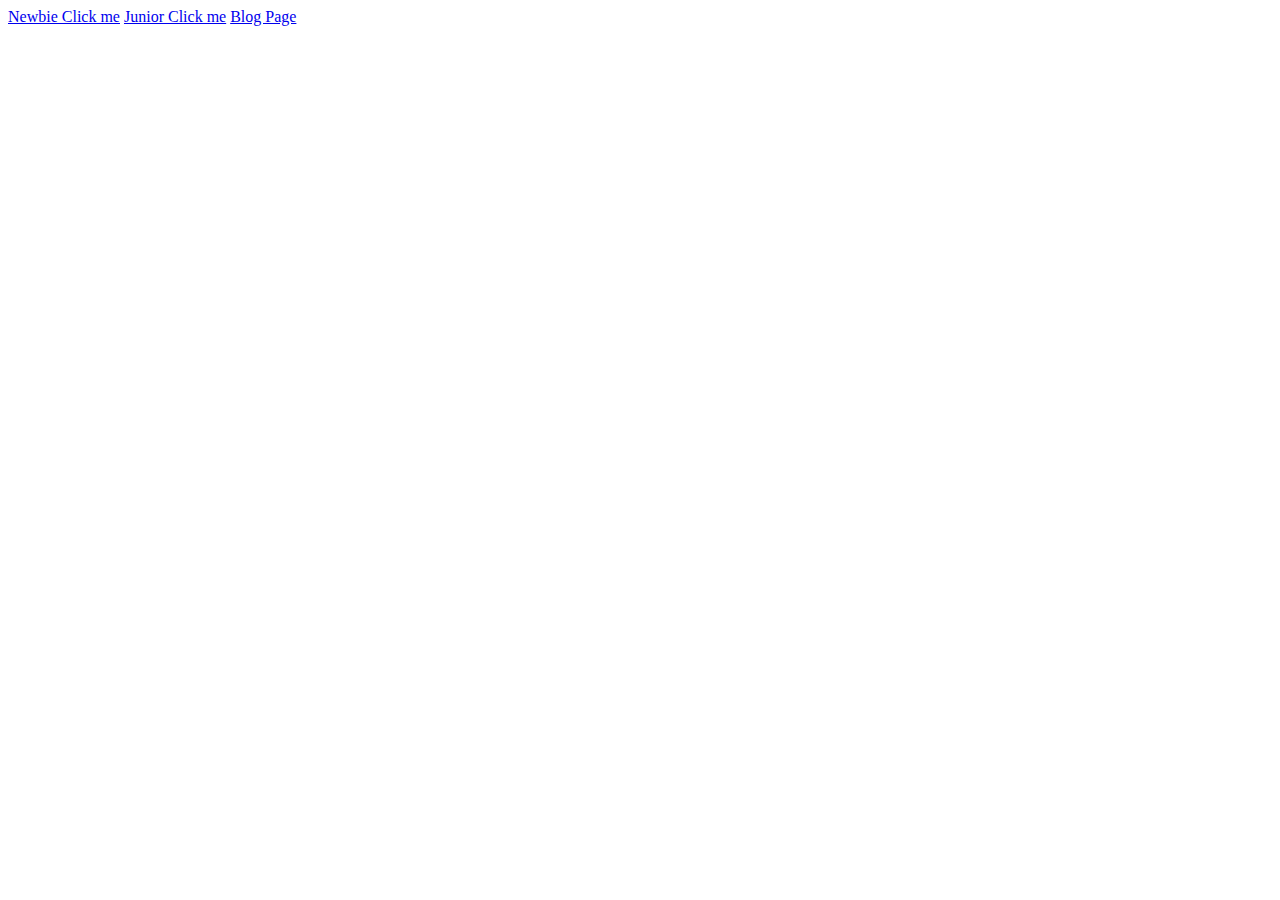
<file: index.html>
<!DOCTYPE html>
<html lang="en">
<head>
    <meta charset="UTF-8">
    <meta http-equiv="X-UA-Compatible" content="IE=edge">
    <meta name="viewport" content="width=device-width, initial-scale=1.0">
    <title>Document</title>
</head>
<body>
    <a href="newbie1">Newbie Click me</a>
    <a href="junior1">Junior Click me</a>
    <a href="gsasansol">Blog Page</a>
</body>
</html>
</file>
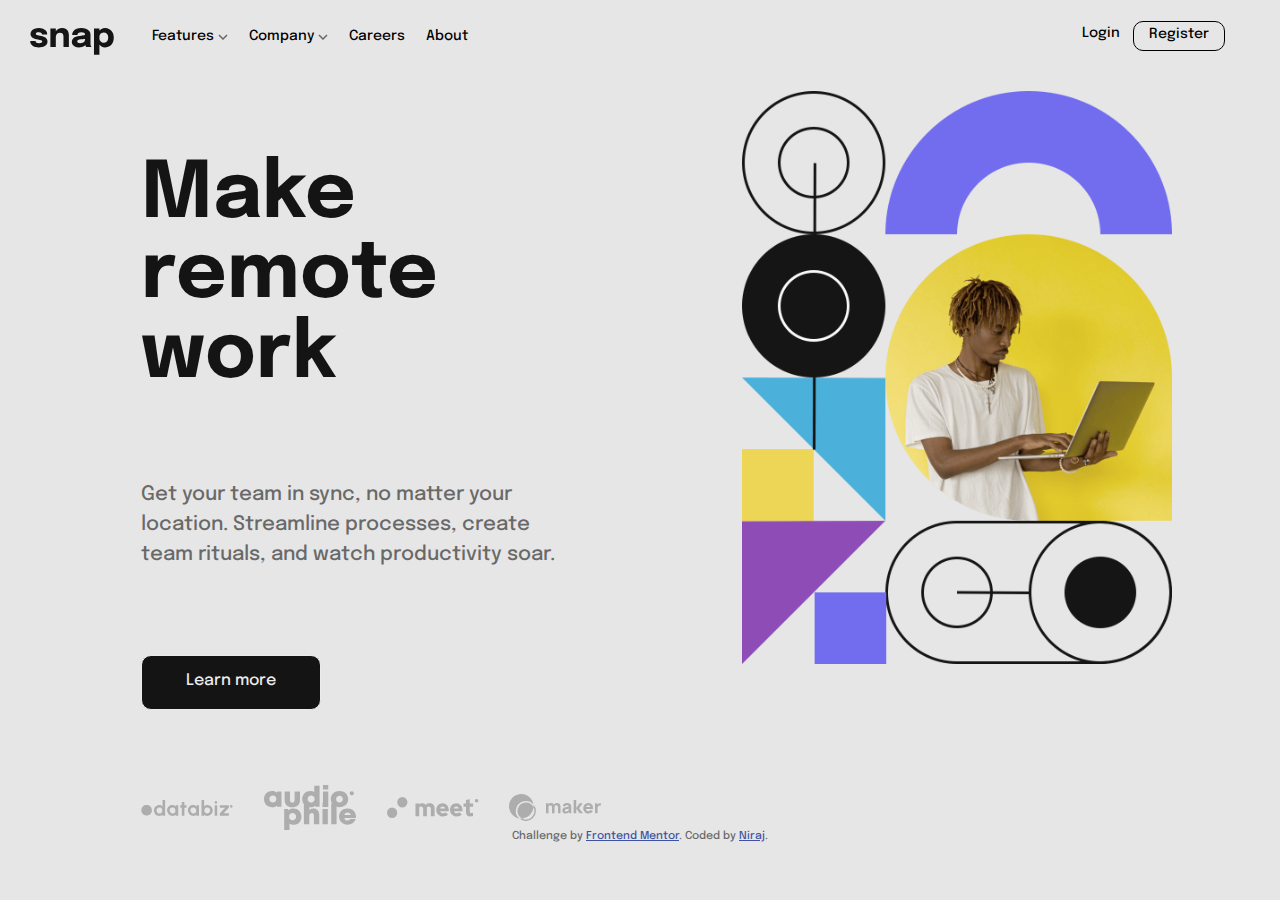
<file: junior1/index.html>
<!DOCTYPE html>
<html lang="en">

<head>
  <meta charset="UTF-8">
  <meta name="viewport" content="width=device-width, initial-scale=1.0">
  <!-- displays site properly based on user's device -->

  <link rel="icon" type="image/png" sizes="32x32" href="./images/favicon-32x32.png">

  <title>Frontend Mentor | Intro section with dropdown navigation</title>
  <!-- Google Font -->
  <link rel="preconnect" href="https://fonts.googleapis.com">
  <link rel="preconnect" href="https://fonts.gstatic.com" crossorigin>
  <link href="https://fonts.googleapis.com/css2?family=Epilogue:wght@500;700&display=swap" rel="stylesheet">
  <!-- custom css -->
  <link rel="stylesheet" href="styles.css">
  <link rel="stylesheet" href="navigation.css">
  <!-- Feel free to remove these styles or customise in your own stylesheet 👍 -->
  <style>
    .attribution {
      font-size: 11px;
      text-align: center;
    }

    .attribution a {
      color: hsl(228, 45%, 44%);
    }
  </style>
</head>

<body>
  <!-- NAVIGATION BAR -->
  <section>
    <nav>
      <div class="logo"><img src="images/logo.svg" alt="logo"></div>
      <div class="toggle"><img class="cross" src="images/icon-menu.svg"></div>
      <div class="mobile-menu">
        <ul class="menu">
          <li>
            <ul class="flex-item">
              <li class="nested-item" id="feature-box">Features <img src="images/icon-arrow-down.svg" alt="arrow">
                <ul class="features">
                  <li><img src="images/icon-todo.svg" alt=""> Todo</li>
                  <li><img src="images/icon-calendar.svg" alt=""> Calendar</li>
                  <li><img src="images/icon-reminders.svg" alt=""> Reminders</li>
                  <li><img src="images/icon-planning.svg" alt=""> Planning</li>
                </ul>
              </li>
              <li class="nested-item" id="company-box">Company <img src="images/icon-arrow-down.svg" alt="arrow">
                <ul class="company">
                  <li>History</li>
                  <li>Our Team</li>
                  <li>Blog</li>
                </ul>
              </li>
              <li class="nested-item">Careers</li>
              <li class="nested-item">About</li>
            </ul>
          </li>
          <li>
            <ul class="flex-item">
              <li class="nested-item btn-1">Login</li>
              <li class="nested-item btn-2">Register</li>
            </ul>
          </li>
        </ul>
      </div>
    </nav>
  </section>
  <section class="body-box">
    <div class="body-box-1">
      <h1>Make remote work</h1>

      <p>Get your team in sync, no matter your location. Streamline processes,
        create team rituals, and watch productivity soar.</p>

      <div class="learn">Learn more</div>
      <div class="images">
        <img src="images/client-databiz.svg" alt="client-databiz">
        <img src="images/client-audiophile.svg" alt="client-audiophile">
        <img src="images/client-meet.svg" alt="client-meet">
        <img src="images/client-maker.svg" alt="client-maker">
      </div>
    </div>
    <div class="body-box-2">
      <img src="images/image-hero-desktop.png" class="hero" alt="image-hero-desktop">
    </div>
  </section>

  <div class="attribution">
    Challenge by <a href="https://www.frontendmentor.io?ref=challenge" target="_blank">Frontend Mentor</a>.
    Coded by <a href="https://www.linkedin.com/in/niraj-modi-a065a5228/">Niraj</a>.
  </div>

  <script src="script.js"></script>
</body>

</html>
</file>
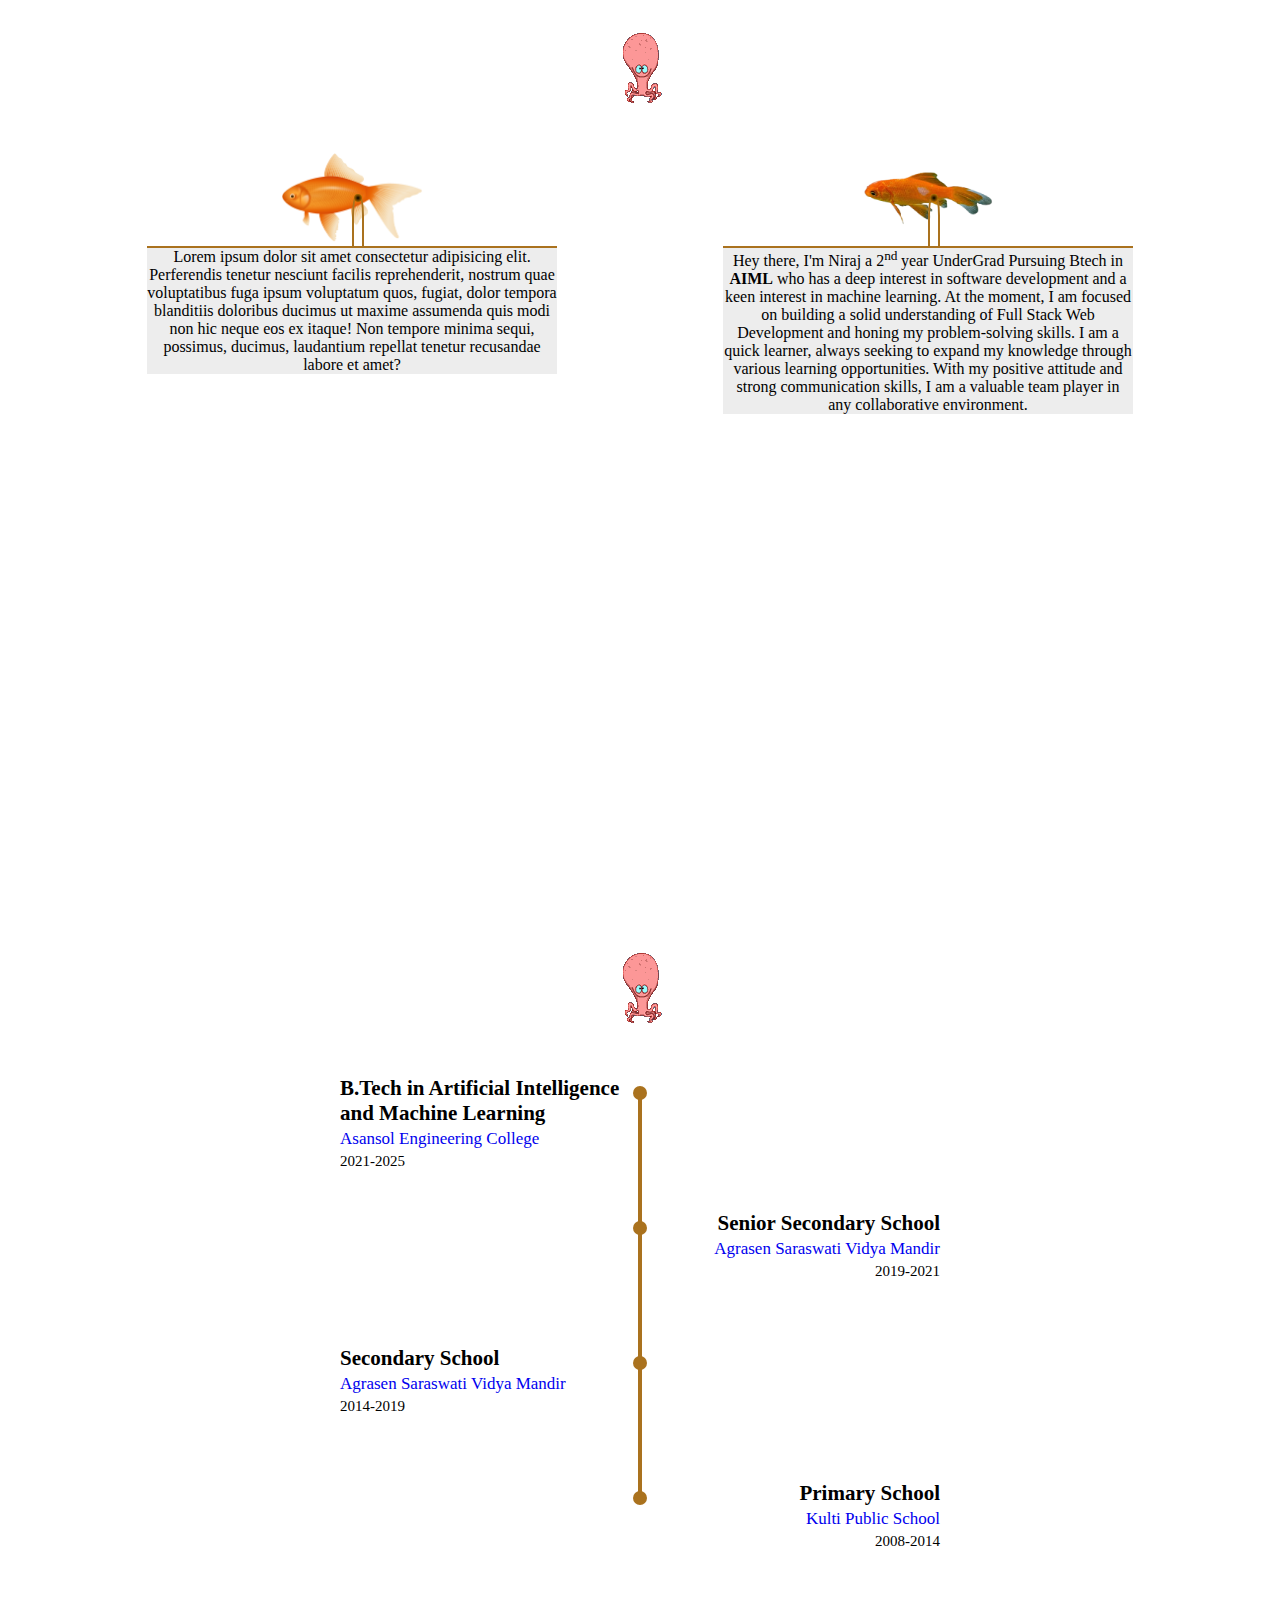
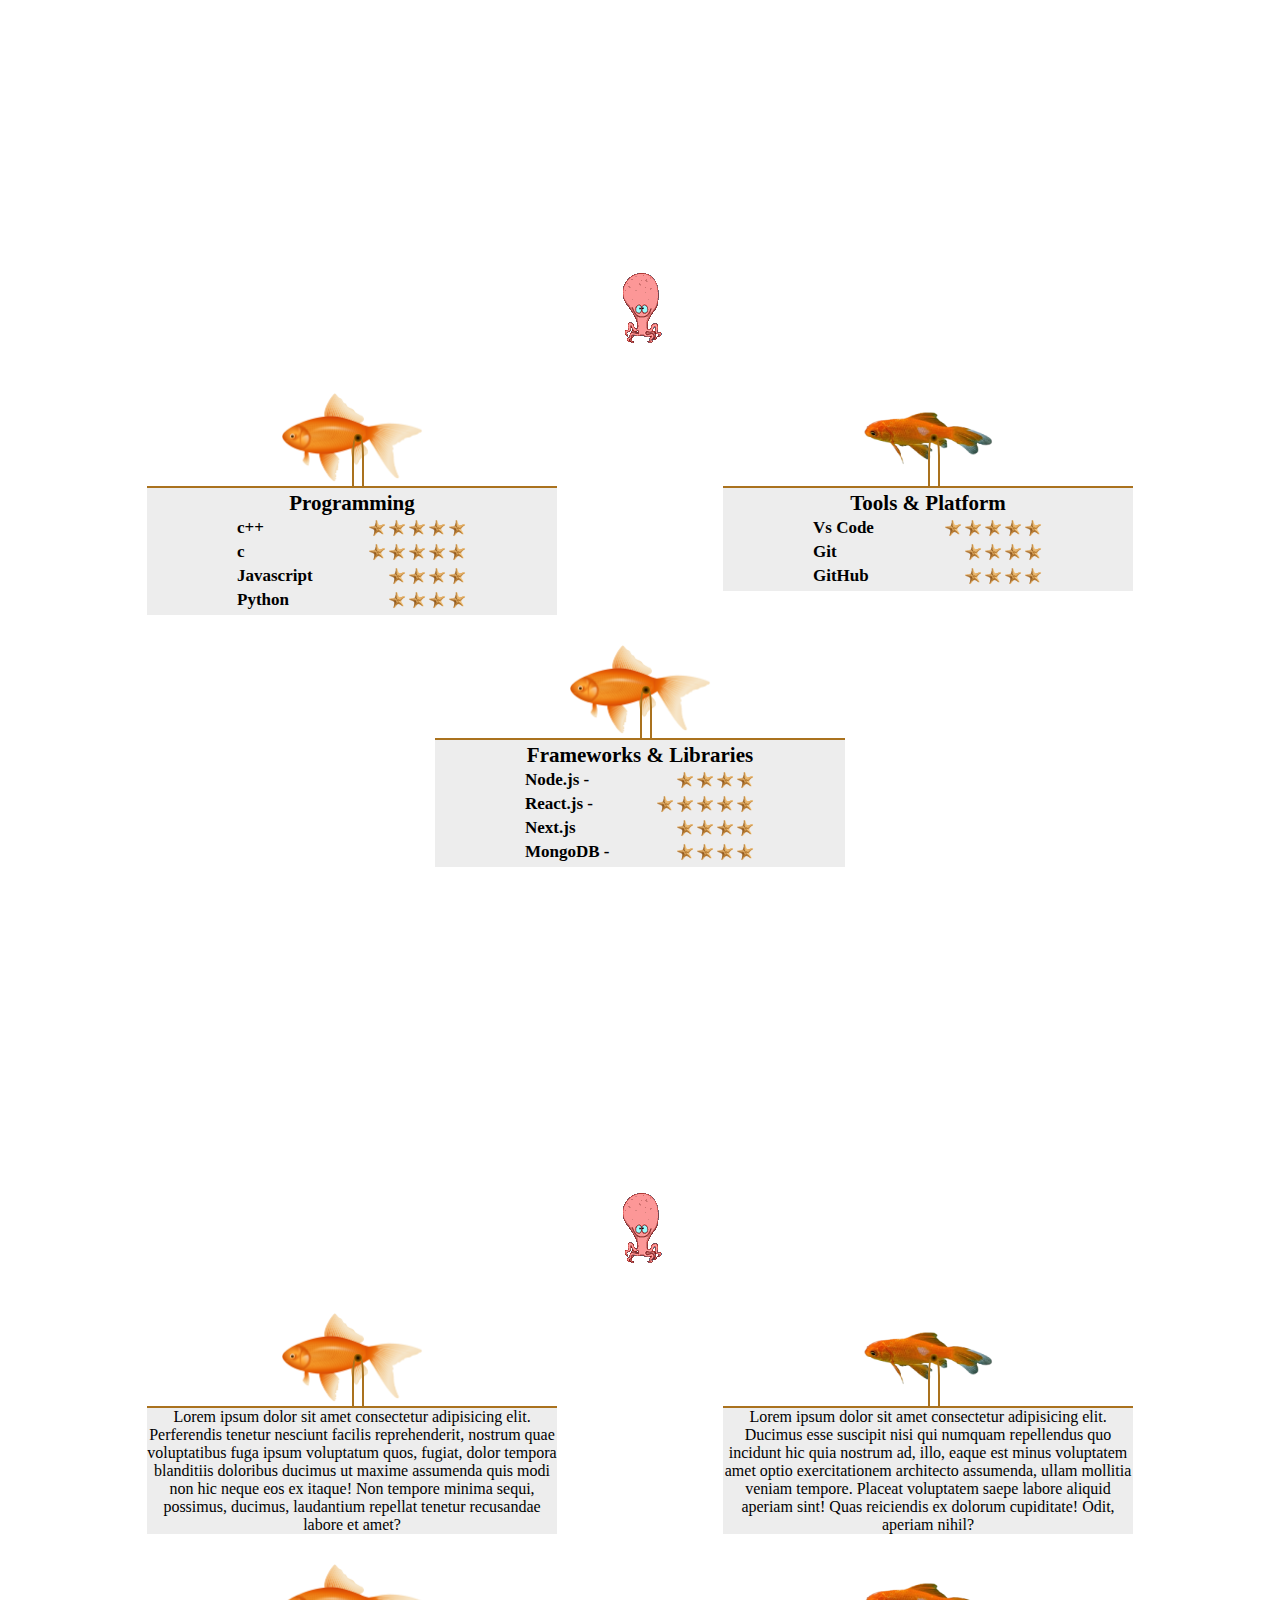
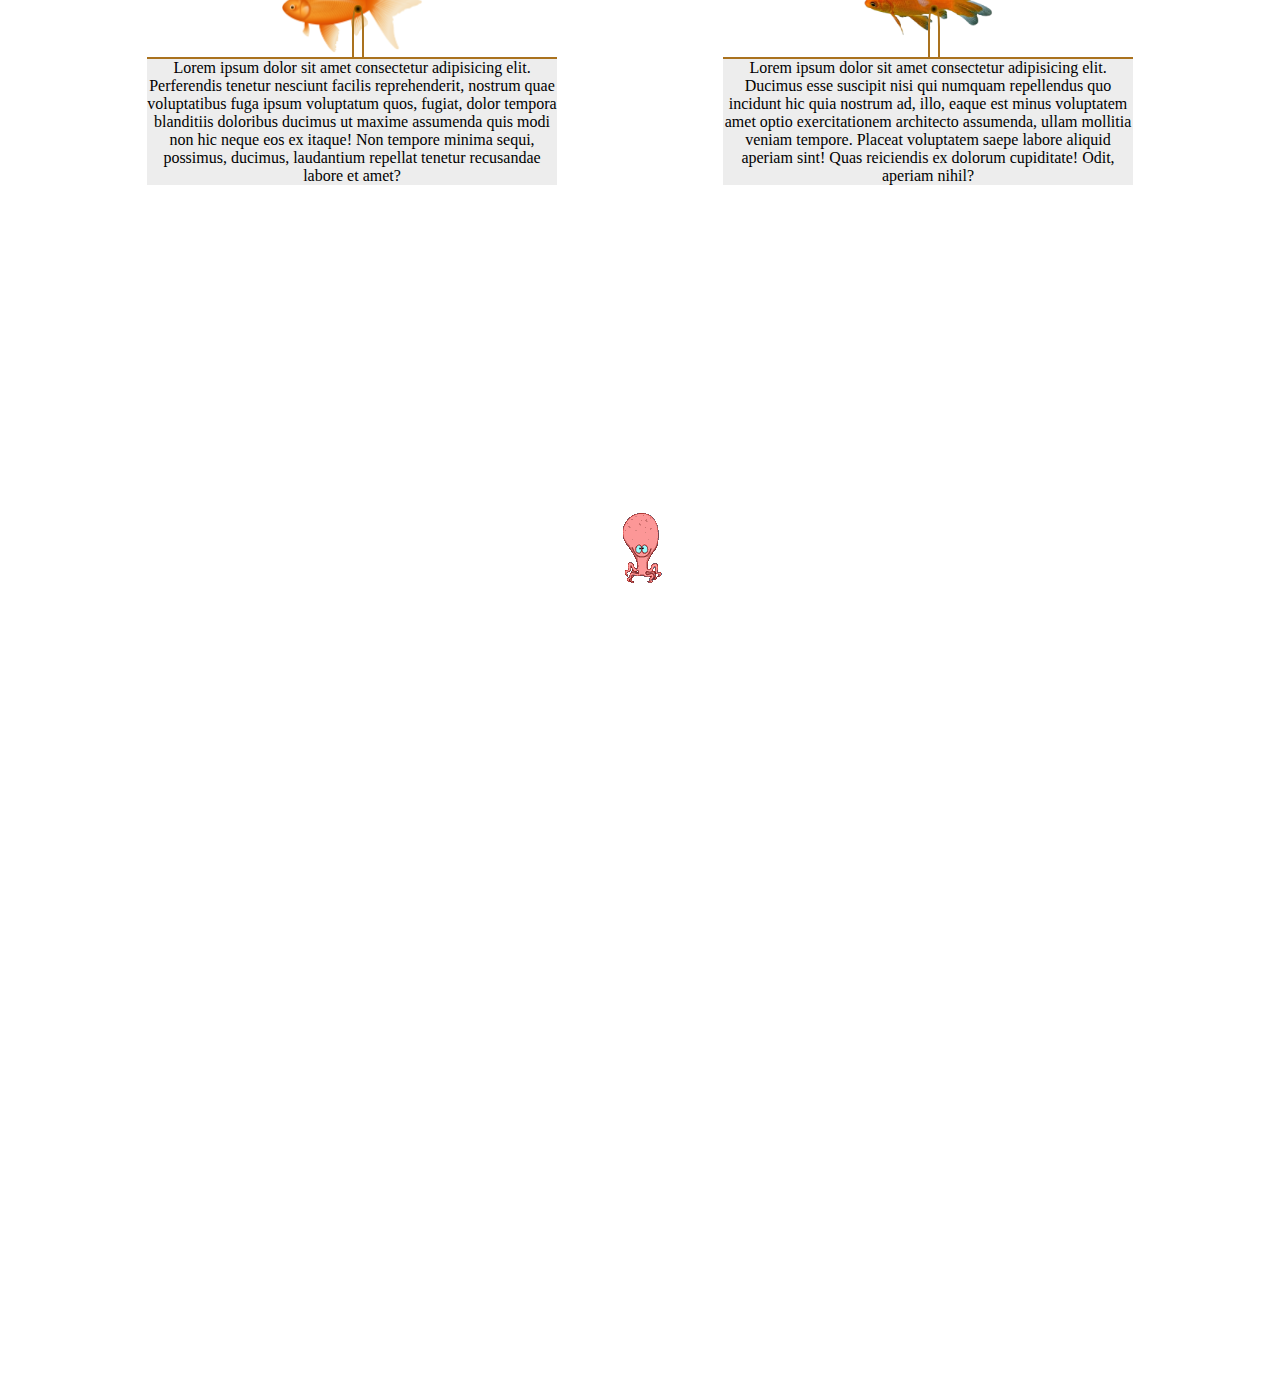
<file: demo portfolio/main/index.html>
<!DOCTYPE html>
<html lang="en">
  <head>
    <meta charset="UTF-8" />
    <meta http-equiv="X-UA-Compatible" content="IE=edge" />
    <meta name="viewport" content="width=device-width, initial-scale=1.0" />
    <link rel="stylesheet" href="style.css" />
    <title>Document</title>
  </head>
  <body>
    <main role="main">
      <section class="Introduction">
        <div class="contentHeading">
          <img src="octopus.gif" alt="octopus GIF" />
          <h2>About</h2>
        </div>
        <div class="parentContent">
          <div class="left">
            <img src="fish1.png" />
            <div class="leftContent content">
              Lorem ipsum dolor sit amet consectetur adipisicing elit.
              Perferendis tenetur nesciunt facilis reprehenderit, nostrum quae
              voluptatibus fuga ipsum voluptatum quos, fugiat, dolor tempora
              blanditiis doloribus ducimus ut maxime assumenda quis modi non hic
              neque eos ex itaque! Non tempore minima sequi, possimus, ducimus,
              laudantium repellat tenetur recusandae labore et amet?
            </div>
          </div>
          <div class="right">
            <img src="fish2.png" />
            <div class="rightContent content">
              Hey there, I'm Niraj a 2<sup>nd </sup>year UnderGrad Pursuing Btech in <strong title="Artificial Intelligence Machine Learning">AIML</strong> who has a deep interest in software development and a keen interest in machine learning. At the moment, I am focused on building a solid understanding of Full Stack Web Development and honing my problem-solving skills. I am a quick learner, always seeking to expand my knowledge through various learning opportunities. With my positive attitude and strong communication skills, I am a valuable team player in any collaborative environment.
            </div>
          </div>
        </div>
      </section>
      <section class="Education">
        <div class="contentHeading">
          <img src="octopus.gif" alt="octopus GIF" />
          <h2>Education</h2>
        </div>
        <div class="EducationData">
          <div class="EducationBox1">
            <div class="InstitutionDetails leftEducationBox">
              <h3>B.Tech in Artificial Intelligence and Machine Learning</h3>
              <p>
                <a href="https://aecwb.edu.in/" target="_blank"
                  >Asansol Engineering College</a
                >
              </p>
              <span><i class="fa-regular fa-calendars"></i>2021-2025</span>
            </div>
            <div>
              <div class="circle"></div>
              <div class="line"></div>
            </div>
          </div>
          <div class="EducationBox2">
            <div class="InstitutionDetails"></div>
            <div>
              <div class="circle"></div>
              <div class="line"></div>
            </div>
            <div class="InstitutionDetails rightEducationBox">
              <h3>Senior Secondary School</h3>
              <p>
                <a href="https://asvmckd.com/" target="_blank"
                  >Agrasen Saraswati Vidya Mandir</a
                >
              </p>
              <span><i class="fa-regular fa-calendars"></i>2019-2021</span>
            </div>
          </div>
          <div class="EducationBox3">
            <div class="InstitutionDetails leftEducationBox">
              <h3>Secondary School</h3>
              <p>
                <a href="https://asvmckd.com/" target="_blank"
                  >Agrasen Saraswati Vidya Mandir</a
                >
              </p>
              <span><i class="fa-regular fa-calendars"></i>2014-2019</span>
            </div>
            <div>
              <div class="circle"></div>
              <div class="line"></div>
            </div>
          </div>
          <div class="EducationBox4">
            <div class="InstitutionDetails"></div>
            <div>
              <div class="circle"></div>
            </div>
            <div class="InstitutionDetails rightEducationBox">
              <h3>Primary School</h3>
              <p>
                <a href="https://goo.gl/maps/acqMfXiGdBCkoPfE9" target="_blank"
                  >Kulti Public School</a
                >
              </p>
              <!-- Edit CSS of this line manually as google link creates the tag blue in colour -->
              <span><i class="fa-regular fa-calendars"></i> 2008-2014</span>
            </div>
          </div>
        </div>
      </section>
      <section class="skills">
        <div class="contentHeading">
          <img src="octopus.gif" alt="octopus GIF" />
          <h2>Skills</h2>
        </div>
        <div class="parentContent">
          <div class="left">
            <img src="fish1.png" />
            <div class="leftContent content">
              <div class="skillsHeading">
                Programming
                <li>c++ 
                  <!--  5/5 -->
                  <img src="./StarFish.png" alt="Stars" />
                  <img src="./StarFish.png" alt="Stars"/>
                  <img src="./StarFish.png" alt="Stars" />
                  <img src="./StarFish.png" alt="Stars"/>
                  <img src="./StarFish.png" alt="Stars" />
                </li>
                <li>c 
                  <!--  5/5 -->
                  <img src="./StarFish.png" alt="Stars" />
                  <img src="./StarFish.png" alt="Stars"/>
                  <img src="./StarFish.png" alt="Stars" />
                  <img src="./StarFish.png" alt="Stars"/>
                  <img src="./StarFish.png" alt="Stars" />
                </li>
                <li>Javascript 
                  <!--  4/5 -->
                  <img src="./StarFish.png" alt="Stars" />
                  <img src="./StarFish.png" alt="Stars"/>
                  <img src="./StarFish.png" alt="Stars" />
                  <img src="./StarFish.png" alt="Stars"/>
                </li>
                <li>Python 
                  <!--  4/5 -->
                  <img src="./StarFish.png" alt="Stars" />
                  <img src="./StarFish.png" alt="Stars"/>
                  <img src="./StarFish.png" alt="Stars" />
                  <img src="./StarFish.png" alt="Stars"/>
                </li>
              </div>
            </div>
          </div>
          <div class="right">
            <img src="fish2.png" />
            <div class="rightContent content">
              <div class="skillsHeading">
                Tools & Platform
                <li>Vs Code
                  <!--  5/5 -->
                  <img src="./StarFish.png" alt="Stars" />
                  <img src="./StarFish.png" alt="Stars"/>
                  <img src="./StarFish.png" alt="Stars" />
                  <img src="./StarFish.png" alt="Stars"/>
                  <img src="./StarFish.png" alt="Stars" />
                </li>
                <li>Git 
                  <!--  4/5 -->
                  <img src="./StarFish.png" alt="Stars" />
                  <img src="./StarFish.png" alt="Stars"/>
                  <img src="./StarFish.png" alt="Stars" />
                  <img src="./StarFish.png" alt="Stars"/>
                </li>
                <li>GitHub 
                  <!--  4/5 -->
                  <img src="./StarFish.png" alt="Stars" />
                  <img src="./StarFish.png" alt="Stars"/>
                  <img src="./StarFish.png" alt="Stars" />
                  <img src="./StarFish.png" alt="Stars"/>
                </li>
              </div>
            </div>
          </div>
          <div class="left">
            <img src="fish1.png" />
            <div class="leftContent content">
              <div class="skillsHeading">
                Frameworks & Libraries
                <li>
                  Node.js -
                  <!--  4/5 -->
                  <img src="./StarFish.png" alt="Stars" />
                  <img src="./StarFish.png" alt="Stars"/>
                  <img src="./StarFish.png" alt="Stars" />
                  <img src="./StarFish.png" alt="Stars"/>
                </li>
                <li>
                  React.js -
                  <!--  5/5 -->
                  <img src="./StarFish.png" alt="Stars" />
                  <img src="./StarFish.png" alt="Stars"/>
                  <img src="./StarFish.png" alt="Stars" />
                  <img src="./StarFish.png" alt="Stars"/>
                  <img src="./StarFish.png" alt="Stars" />
                </li>
                <li>Next.js
                    <!--  4/5 -->
                    <img src="./StarFish.png" alt="Stars" />
                    <img src="./StarFish.png" alt="Stars"/>
                    <img src="./StarFish.png" alt="Stars" />
                    <img src="./StarFish.png" alt="Stars"/>

                </li>
                <li>MongoDB - 
                  <!--  4/5 -->
                  <img src="./StarFish.png" alt="Stars" />
                  <img src="./StarFish.png" alt="Stars"/>
                  <img src="./StarFish.png" alt="Stars" />
                  <img src="./StarFish.png" alt="Stars"/>
                </li>
              </div>
            </div>
          </div>
        </div>
      </section>
      <section class="project">
        <div class="contentHeading">
          <img src="octopus.gif" alt="octopus GIF" />
          <h2>Projects</h2>
        </div>
        <div class="parentContent">
          <div class="left">
            <img src="fish1.png" />
            <div class="leftContent content">
              Lorem ipsum dolor sit amet consectetur adipisicing elit.
              Perferendis tenetur nesciunt facilis reprehenderit, nostrum quae
              voluptatibus fuga ipsum voluptatum quos, fugiat, dolor tempora
              blanditiis doloribus ducimus ut maxime assumenda quis modi non hic
              neque eos ex itaque! Non tempore minima sequi, possimus, ducimus,
              laudantium repellat tenetur recusandae labore et amet?
            </div>
          </div>
          <div class="right">
            <img src="fish2.png" />
            <div class="rightContent content">
              Lorem ipsum dolor sit amet consectetur adipisicing elit. Ducimus esse suscipit nisi qui numquam repellendus quo incidunt hic quia nostrum ad, illo, eaque est minus voluptatem amet optio exercitationem architecto assumenda, ullam mollitia veniam tempore. Placeat voluptatem saepe labore aliquid aperiam sint! Quas reiciendis ex dolorum cupiditate! Odit, aperiam nihil?
            </div>
          </div>
          <div class="left">
            <img src="fish1.png" />
            <div class="leftContent content">
              Lorem ipsum dolor sit amet consectetur adipisicing elit.
              Perferendis tenetur nesciunt facilis reprehenderit, nostrum quae
              voluptatibus fuga ipsum voluptatum quos, fugiat, dolor tempora
              blanditiis doloribus ducimus ut maxime assumenda quis modi non hic
              neque eos ex itaque! Non tempore minima sequi, possimus, ducimus,
              laudantium repellat tenetur recusandae labore et amet?
            </div>
          </div>
          <div class="right">
            <img src="fish2.png" />
            <div class="rightContent content">
              Lorem ipsum dolor sit amet consectetur adipisicing elit. Ducimus esse suscipit nisi qui numquam repellendus quo incidunt hic quia nostrum ad, illo, eaque est minus voluptatem amet optio exercitationem architecto assumenda, ullam mollitia veniam tempore. Placeat voluptatem saepe labore aliquid aperiam sint! Quas reiciendis ex dolorum cupiditate! Odit, aperiam nihil?
            </div>
          </div>
        </div>
      </section>
      <section class="contact">
        <div class="contentHeading">
          <img src="octopus.gif" alt="octopus GIF" />
          <h2>Contact ME</h2>
        </div>
        <div class="contactBox">
          <form></form>
        </div>
      </section>
    </main>
  </body>
</html>
</file>
<file: junior1/styles.css>
body{
    background-color: hsl(0, 0%, 90%);
    font-family: 'Epilogue', sans-serif;
    font-weight: 500;
    color: hsl(0, 0%, 41%);
}
p{
    font-size:20px;
    padding-right:45px;
    margin:85px 0;
    line-height: 1.5;
}

h1{
    font-size: 78px;
    color: hsl(0, 0%, 8%);
}


.body-box{
    margin-top: 20px;
    display:flex;
    /* width:88%; */
}


.body-box-1{
    margin-top:5%;
    width:36%;
    margin-left: 11%;
    flex-shrink: 0;
}

.learn{
    cursor:pointer;
    width:180px;
    height:55px;
    background-color: hsl(0, 0%, 8%);
    color:hsl(0, 0%, 92%);
    text-align:center;
    border: 1px solid;
    border-radius:10px;
    padding: 16px 15px;
}

.images{
    margin-top:75px;
    display: flex;
    justify-content:space-between ;
}
.images>img{
    align-self:center;
    width:20%;
}
.body-box-2{
    margin-left: 11%;
}

.hero{
    width:80%;
    /* content: url(images/image-hero-desktop.png); */
}

@media screen and (max-width:720px){
    h1{
        font-size: 35px;
    }
    p{
        padding:0;
        margin:10px 0;
        font-size: 17px;
    }
    .body-box{
        flex-direction: column-reverse;
    }
    .body-box-2{
        margin:0;
    }
    .hero{
        width:100%;
    }
    .body-box-1{
        padding:25px 10px;
        margin:0;
        width:auto;
        text-align: center;
    }
    .learn{
        margin: auto;
    }
    .images{
        margin:25px 0;
    }
    
}
</file>
<file: junior1/navigation.css>
*{
    margin:0;
    padding:0;
    box-sizing:border-box;
}

body{
    font-family: 'Epilogue', sans-serif;
    color:hsl(0, 0%, 41%);
}



nav{
    /* background:rgb(53, 47, 230); */
    padding:20px 30px;
    display: flex;
    align-items: center;
    /* background:yellow; */
}



nav{
    color:black;
}




.logo img{
    position:relative;
    top:8px;
}

.menu{
    align-items: center;
    display:flex;
    /* background:blue; */
    justify-content: space-between;
    padding-left: 25px;
    padding-right: 25px;
}


li{
    list-style:none;
    font-size: 14px;
}


.toggle{
    font-size:30px;
    display:none;
    cursor: pointer;
}

.cross{
    position:relative;
    z-index:2;
}

.mobile-menu{
    flex-grow:1;
}

.flex-item{
    display:flex;
    align-content:space-between;
    
}
.nested-item{
    padding-left: 8px;
    padding-right: 8px;
    margin-left:5px;
}

.features{
    background-color: rgb(255, 255, 255);
    border-radius: 10px;
    display:none;
    position: absolute;
    top: 60px;
    left: 100px;
    padding: 10px;
}
.company{
    background-color: rgb(255, 255, 255);
    border-radius: 10px;
    display:none;
    position:absolute;
    top: 60px;
    left: 240px;
    padding: 10px;
}

.features li,.company li{
    margin-top:10px;
    padding-left:8px;
    padding-right:8px;
}

.features.active, .company.active{
    display:block;
}

#feature-box,#company-box{
    cursor:pointer;
}

.btn-1{
   cursor:pointer;
   text-align:center;
   padding-top:5px;
}

.btn-2{
    cursor:pointer;
    text-align:center;
    border: 1px solid;
    border-radius:10px;
    padding: 5px 15px;
    height:30px;
}

@media screen and (max-width:720px){
    nav{
        display:block;
        position:relative;
        padding:15px 20px;
    }
    
    .menu{
        display:none;
        color:black;
        background-color:white;
        padding-left:0;
        padding-top:50px;
        height:100vh;
        padding-right: 0;
    }
    .nested-item{
        margin:15px;
    }

    .nested-item li{
        padding-top:10px;
    }
    .flex-item{
        flex-direction: column;
    }
    li{
        text-align: left;
    }
    .btn-2{
        margin:auto;
        width:150px;
    }
    .features,.company{
        display:none;
        position:relative;
        border-style: none;
        padding:0;
        margin-top:15px;
        margin-left:15px;
        left:0;
        top:0;

    }

    .mobile-menu{
        position:fixed;
        visibility: hidden;
        top:0px;
        left:100vw;
        z-index:1;
        height:100vh;
        width:100vw;
        transition: ease 0.2s;
        padding-left:35%;
    }
    .menu.active, .toggle{
        display:block;
    }
    .toggle{
        position:absolute;
        top:10px;
        right:10px;
    }
}
</file>
<file: demo portfolio/main/style.css>
*{
    margin:0;
    padding: 0;
}
section{
    text-align: center;
    padding:10px 5vw;
    min-height:100vh;
}

.contentHeading h2{
    margin:0;
}

.parentContent{
    display: flex;
    flex-wrap: wrap;
    justify-content: space-around;
    text-align: center;
    margin: auto;
}

.parentContent img{
    width: 150px;
}

.left,.right{
    padding:15px 20px;
    /* min-width:250px;
    max-width:350px; */
}
.left>img{
    animation: swing1 2s ease-out alternate infinite;
}
@keyframes swing1 {
    0%{
        transform: rotateY(180deg) rotate(7deg);
    }
    100%{
        transform: rotateY(180deg) rotate(-7deg);
    }
}

.right>img{
    animation: swing2 2.5s ease-in alternate infinite;
}

@keyframes swing2 {
    0%{
        transform: rotate(-7deg);
    }
    100%{
        transform: rotate(7deg);
    }
}


@media only screen and (max-width:1024px) {
    .left,.right{
        width:600px;
    }
}
@media only screen and (min-width:1024px) {
    .left,.right{
        width:410px;
    }
}
@media only screen and (min-width:1440px) {
    .left,.right{
        padding:15px 40px;
        width:550px;
    }
}
/* content */
.content{
    position: relative;
    transform-origin: center -54px;
    border-top:2px solid #aa721e;
    background-color: #a9a9a935; /* background for low opacity transparency*/
}
.leftContent{
    animation: hang1 3s ease-out alternate infinite;
}

.rightContent{
    animation: hang2 2s ease-in alternate infinite;
}
.leftContent:hover , .rightContent:hover {
    animation-play-state: paused;
  }
.leftContent::after,.rightContent::after{
    position: absolute;
    content:'';
    left:50%;
    top:-54px;
    width:8px;
    height:8px;
    border-radius:5px;
    transform: translate(25%,0);
    background: radial-gradient( #020100, #ff9900);
}
.leftContent::before,.rightContent::before{
    position: absolute;
    content: '';
    width:8px;
    left:50%;
    top:-54px;
    height:50px;
    border:2px solid #aa721e;
    background-color: none;
    border-radius: 40% 40% 0 0;
}

@keyframes hang1 {
    to{
        transform:  rotate(-2deg);
    }
    from{
        transform: rotate(2deg);
    }
}

@keyframes hang2 {
    to{
        transform:  rotate(2deg);
    }
    from{
        transform: rotate(-2deg);
    }
}

section h2{   /* This is one css for all heading of the section if problem add these to individual headings*/
    width:0;
    overflow: hidden;
    transition: width 10s ease-out;
    text-align: left;
}
/* Introduction */
.Introduction h2{
    margin:0 auto;
    animation: lengthChangeIntroduction ease-in 10s alternate infinite;
}

@keyframes lengthChangeIntroduction {
    to{
        width:0;
    }
    from{
        width: 70px;
    }
    
}

/* Education */

.Education{
    margin: auto;
    text-align: center;
}
.Education h2{
    margin:0 auto;
    animation: lengthChangeEducation ease-in 10s alternate infinite;
}

@keyframes lengthChangeEducation {
    to{
        width:0;
    }
    from{
        width: 110px;
    }
    
}
.Education p,.Education h3{
    margin:3px 0;
}

.EducationData{
    width:320px;
    margin:auto;
    margin-top: 30px;
}

.EducationData>div{
    display:flex;
}

.circle{
    height:6px;
    width:6px;
    border-radius:50%;
    background-color: #aa721e;
    scale:1.4;
    margin:auto;
}
.line{
    margin:auto;
    background-color: #aa721e;
    height:125px;
    width:2px;
}

.InstitutionDetails{
    box-sizing: border-box;
    width:165px;
    width:calc(50% - 3px);
    position:relative;
    top:-15px;
    /* height:140px; */
}
.leftEducationBox{
    text-align: left;
    padding-right:5px;
}
.rightEducationBox{
    padding-left:5px;
    text-align: right;
}

.InstitutionDetails h3{
    font-size: 18px;
}

.InstitutionDetails p{
    font-size: 15px;
    cursor:pointer;
    position: relative;
}
.InstitutionDetails p:hover{
    font-weight: bold;
    scale:1.02;
}
.InstitutionDetails p a{
    text-decoration: none;
}
.InstitutionDetails p a:visited,.InstitutionDetails p a:active{
    text-decoration: none;
    color: inherit;
    background-color: transparent;
}
.InstitutionDetails span{
    font-size: 12px;
}
.InstitutionDetails span:hover{
    font-weight:600;
}

@media only screen and (min-width:800px){
    .EducationData{
        width:600px;
        padding:0 20px;
    }
    .line{
        width:4px;
    }
    .circle{
        width:10px;
        height:10px;
    }
    .InstitutionDetails{
        width:calc(50% - 5px);
    }
    .InstitutionDetails h3{
        font-size: 21px;
    }
    .InstitutionDetails p{
        font-size: 17px;
    }
    .InstitutionDetails span{
        font-size: 15px;
    }
    
}
@media only screen and (min-width:1400px){
    .EducationData{
        width:900px;
        padding:0 40px;
    }
    .line{
        width:6px;
        height:150px;
    }
    .circle{
        width:14px;
        height:14px;
    }
    .InstitutionDetails{
        width:calc(50% - 7px);
    }
    .InstitutionDetails h3{
        font-size: 24px;
    }
    .InstitutionDetails p{
        font-size: 20px;
    }
    .InstitutionDetails span{
        font-size: 18px;
    }

}

/* Education CSS Ends Here*/



/* Skills Section */
.skills h2{
    margin:0 auto;
    animation: lengthChangeSkills ease-in 10s alternate infinite;
}

@keyframes lengthChangeSkills {
    to{
        width:0;
    }
    from{
        width: 60px;
    }
    
}
.skillsHeading{
    margin:auto;
    width:300px;
    font-size: 21px;
    padding: 3px;
    font-weight: 700;
}
.skillsHeading li{
    list-style: none;
    font-size: 17px;
    padding:2px 35px;
    font-weight: 550;
    text-align: left;
}

.skillsHeading li img{
    display: inline;
    width:20px;
    float: right;
    animation: twist 1.5s linear alternate infinite;
}
@keyframes twist {
    0%{
        transform: rotateY(70deg);
    }
    100%{
        transform: rotateY(-70deg);
    }
    
}
/* Skills Section Ends Here*/


/* Projects Starts here*/
.project h2{
    margin:0 auto;
    animation: lengthChangeProject ease-in 10s alternate infinite;
}

@keyframes lengthChangeProject {
    to{
        width:0;
    }
    from{
        width: 85px;
    }
    
}
/* Projects Ends here*/
</file>
